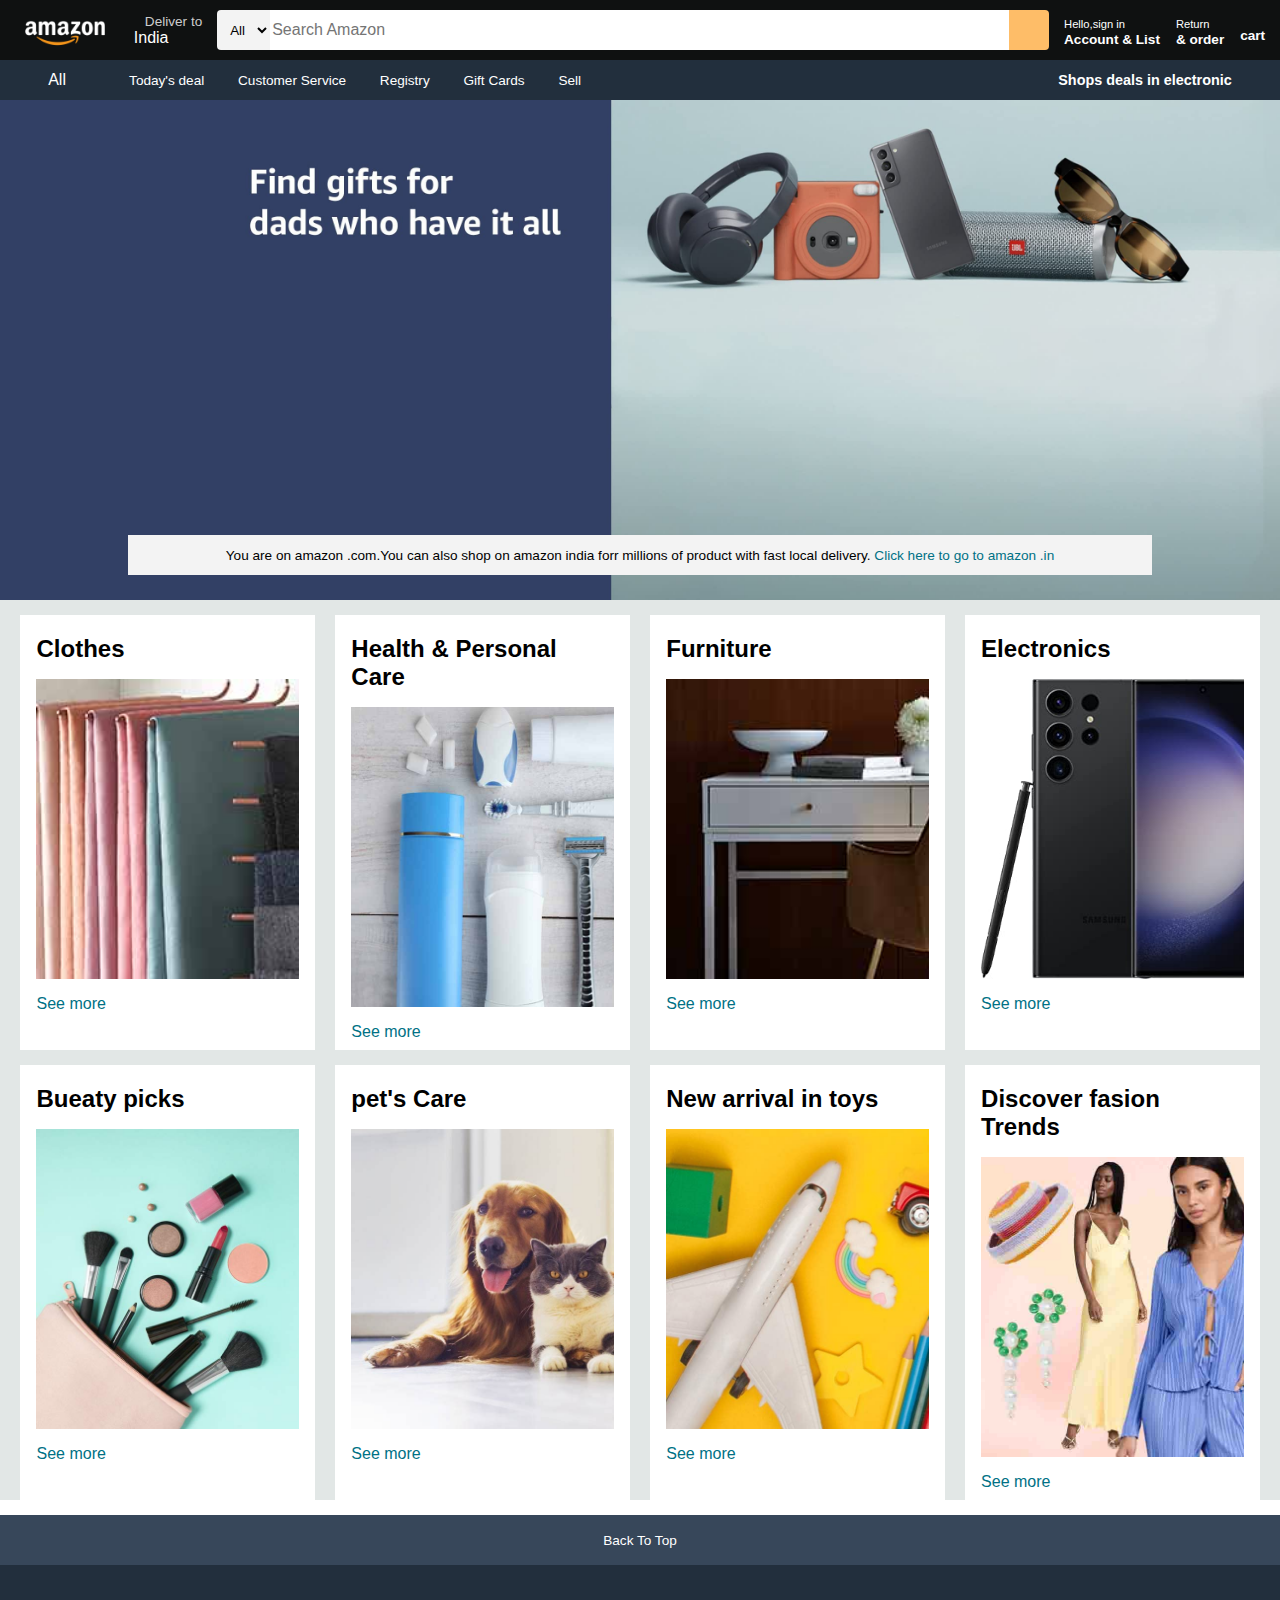
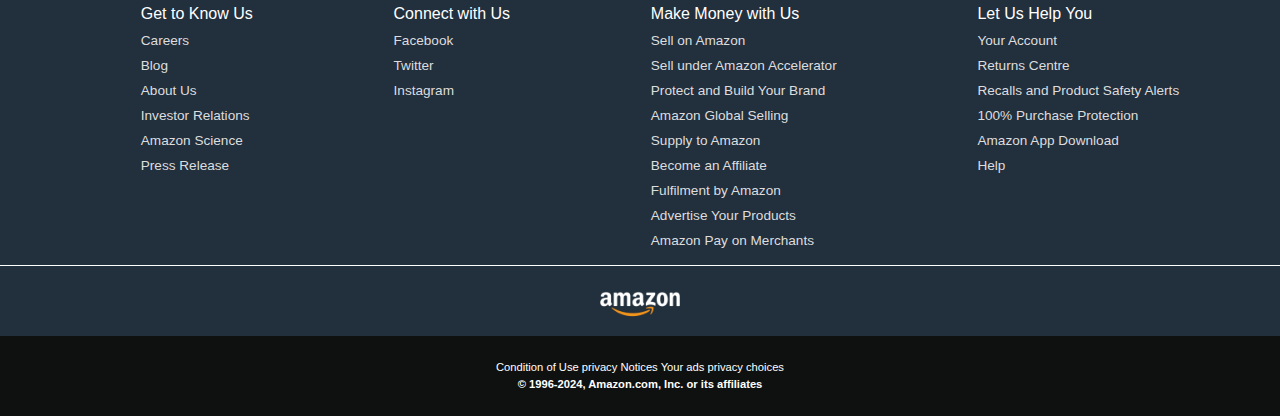
<file: amazon website/index.html>
<!DOCTYPE html>
<html lang="en">
  <head>
    <meta charset="UTF-8" />
    <meta name="viewport" content="width=device-width, initial-scale=1.0" />
    <title>Document</title>
  </head>
  <link
    rel="stylesheet"
    href="https://cdnjs.cloudflare.com/ajax/libs/font-awesome/6.6.0/css/all.min.css"
    integrity="sha512-Kc323vGBEqzTmouAECnVceyQqyqdsSiqLQISBL29aUW4U/M7pSPA/gEUZQqv1cwx4OnYxTxve5UMg5GT6L4JJg=="
    crossorigin="anonymous"
    referrerpolicy="no-referrer"
  />

  <link rel="stylesheet" href="style.css" />
  <body>

    <header>

      <div class="navbar">

        <div class="nav-logo border">
          <div class="logo"></div>
        </div>

        <div class="nav-address border">

          <p class="add-first">Deliver to</p>
          <div class="add-icon">
            <i class="fa-solid fa-location-dot"></i>
            <p class="add-second">India</p> 
          </div>
        </div>

        <div class="nav-search">
         <select class="Search-select">
          <option>All</option>
          <input class="search-input" placeholder="Search Amazon" >
          <div class="search-icon"><i class="fa-solid fa-magnifying-glass"></i></div>
         </select>
        </div>

        <div class="nav-signin border">
          <p><span>Hello,sign in</span></p>
          <p class="nav-second">Account & List</p>
        </div>

        <div class="nav-return border">
          <p><span>Return </span></p>
          <p class="nav-second">& order</p>
        </div>

        <div class="nav-cart border">
          <i class="fa-solid fa-cart-shopping"></i>
          cart
        </div>
      </div>

      <div class="panel">
        <div class="panel-all">
          <i class="fa-solid fa-bars"></i>
          All
        </div>
        <div class="panel-opt">
          <p>Today's deal</p>
          <p>Customer Service</p>
          <p>Registry</p>
          <p>Gift Cards</p>
          <p>Sell</p>
        </div>
        <div class="panel-deals">
          <p>Shops deals in electronic</p>
        </div>
      </div>

    </header>

    <div class="hero-section">
      <div class="hero-message">
        <p>You are on amazon .com.You can also shop on amazon india forr millions of product with fast local delivery. <a>Click here to go to amazon .in </a></p>
      </div>
    </div>

    <div class="shop-section">
      <div class="box1 box">
       <div class="box-content">
        <h2>Clothes</h2>
        <div class="box-img" style="background-image: url('box1_image.jpg');"></div>
        <p>See more</p>
       </div>
      </div>

      <div class="box2 box">
        <div class="box-content">
          <h2>Health & Personal Care</h2>
          <div class="box-img" style="background-image: url('box2_image.jpg');"></div>
          <p>See more</p>
         </div>
      </div>

      <div class="box3 box">
        <div class="box-content">
          <h2>Furniture</h2>
          <div class="box-img" style="background-image: url('box3_image.jpg');"></div>
          <p>See more</p>
         </div>
      </div>

      <div class="box4 box">
        <div class="box-content">
          <h2>Electronics</h2>
          <div class="box-img" style="background-image: url('box4_image.jpg');"></div>
          <p>See more</p>
         </div>
      </div>
    </div>
    <!-- Other shop section-->
    <div class="shop-section">
      <div class="box1 box">
       <div class="box-content">
        <h2>Bueaty picks</h2>
        <div class="box-img" style="background-image: url('box5_image.jpg');"></div>
        <p>See more</p>
       </div>
      </div>

      <div class="box2 box">
        <div class="box-content">
          <h2>pet's Care</h2>
          <div class="box-img" style="background-image: url('box6_image.jpg');"></div>
          <p>See more</p>
         </div>
      </div>

      <div class="box3 box">
        <div class="box-content">
          <h2>New arrival in toys</h2>
          <div class="box-img" style="background-image: url('box7_image.jpg');"></div>
          <p>See more</p>
         </div>
      </div>
      
      <div class="box4 box">
        <div class="box-content">
          <h2>Discover fasion Trends</h2>
          <div class="box-img" style="background-image: url('box8_image.jpg');"></div>
          <p>See more</p>
         </div>
      </div>
    </div>

    <footer>
      <div class="foot-panel1"> Back To Top</div>

      <div class="foot-panel2">
        <ul>
          <p>Get to Know Us</p>
          <a>Careers</a>
          <a>Blog</a>
          <a>About Us</a>
          <a>Investor Relations</a>
          <a>Amazon Science</a>
          <a>Press Release</a>
        </ul>

        <ul>
          <p> Connect with Us</p>
          <a>Facebook</a>
          <a>Twitter</a>
          <a>Instagram</a>
        </ul>

        <ul>
          <p>Make Money with Us</p>
          <a>Sell on Amazon</a>
          <a> Sell under Amazon Accelerator</a>
          <a>Protect and Build Your Brand</a>
          <a> Amazon Global Selling</a>
          <a> Supply to Amazon</a>
          <a>Become an Affiliate</a>
          <a>Fulfilment by Amazon</a>
          <a>Advertise Your Products</a>
          <a>Amazon Pay on Merchants</a>
        </ul>

        <ul>
          <p>Let Us Help You</p>
          <a>Your Account</a>
          <a>Returns Centre</a>
          <a>Recalls and Product Safety Alerts</a>
          <a>100% Purchase Protection</a>
          <a>Amazon App Download</a>
          <a>Help</a>
        </ul>
      </div>

      <div class="foot-panel3">
        <div class="logo"></div>
      </div>

      <div class="foot-panel4">
        <div class="pages">
          <a>Condition of Use</a>
          <a>privacy Notices</a>
          <a>Your ads privacy choices</a>
        </div>
        <div class="copyright">
          © 1996-2024, Amazon.com, Inc. or its affiliates
        </div>
      </div>
    </footer>


  </body>
</html>
</file>
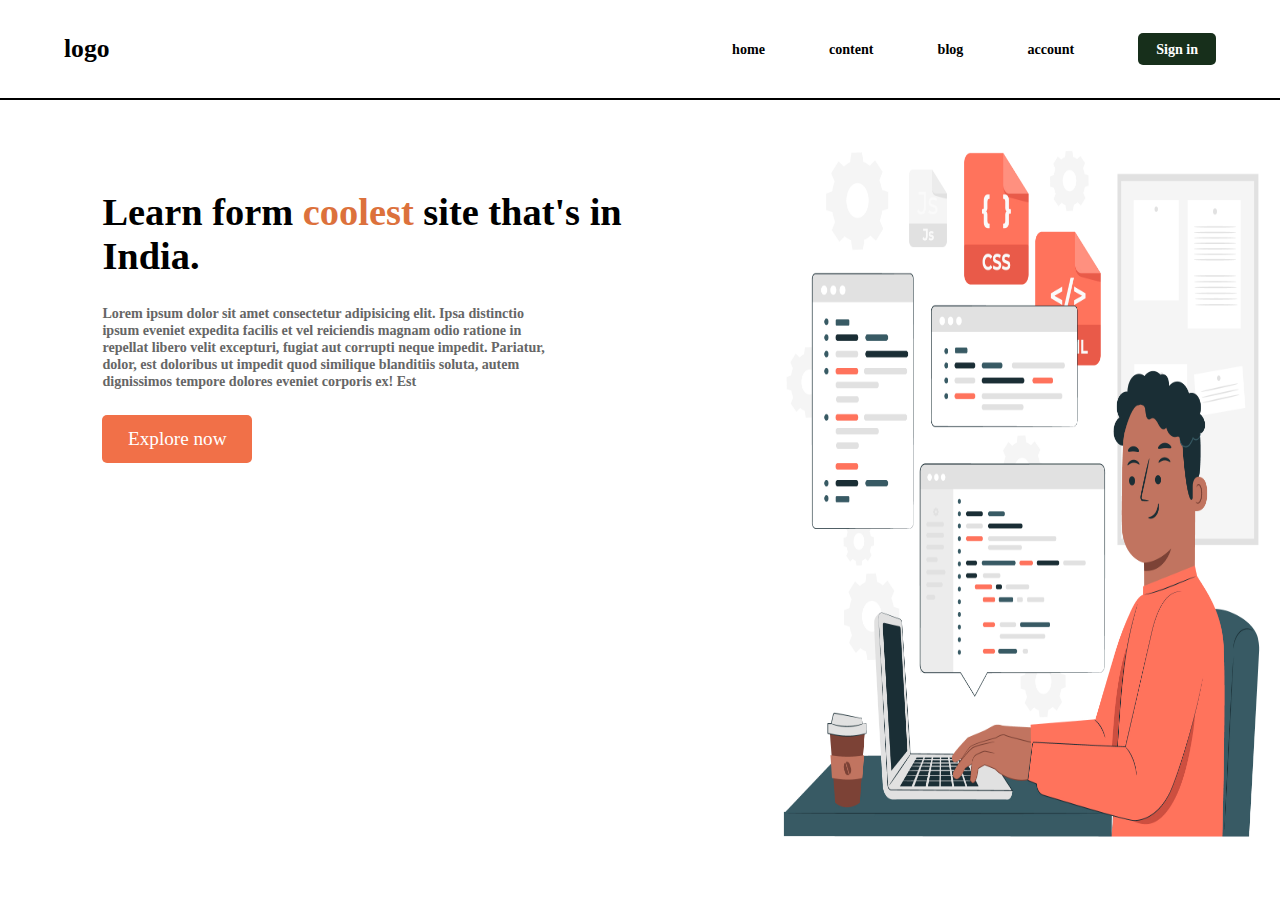
<file: frontpage/index.html>
<!DOCTYPE html>
<html lang="en">
<head>
    <meta charset="UTF-8">
    <meta name="viewport" content="width=device-width, initial-scale=1.0">
    <title>practice</title>
</head>
<link rel="stylesheet" href="style.css">
<link rel="stylesheet" href="https://cdnjs.cloudflare.com/ajax/libs/font-awesome/6.6.0/css/all.min.css" integrity="sha512-Kc323vGBEqzTmouAECnVceyQqyqdsSiqLQISBL29aUW4U/M7pSPA/gEUZQqv1cwx4OnYxTxve5UMg5GT6L4JJg==" crossorigin="anonymous" referrerpolicy="no-referrer" />
<body>
    <div class="main">
        
        <div class="nav">
            <div class="logo"><h2>logo</h2></div>
            <div class="nav-part2">
                <div class="home"><h4>home</h4></div>
                <div class="contact"><h4>content</h4></div>
                <div class="blog"><h4>blog</h4></div>
                <div class="account"><h4>account</h4></div>

                <button><div class="Sign in"><h4>Sign in</h4></div></button>
                
                <i class="fa-solid fa-bars"></i>
            </div>    
        </div>

        <div class="content">
            <div class="left">
                <h1>Learn form <span>coolest</span> site that's in India.</h1>
                <p>Lorem ipsum dolor sit amet consectetur adipisicing elit. Ipsa distinctio ipsum eveniet expedita facilis et vel reiciendis magnam odio ratione in repellat libero velit excepturi, fugiat aut corrupti neque impedit.
                Pariatur, dolor, est doloribus ut impedit quod similique blanditiis soluta, autem dignissimos tempore dolores eveniet corporis ex! Est </p>

                <button>Explore now</button>
            </div>
            <div class="right">
                <img src="./1.jpg" alt="logo">
            </div>
            </div>
    </div>
</body>
</html>
</file>
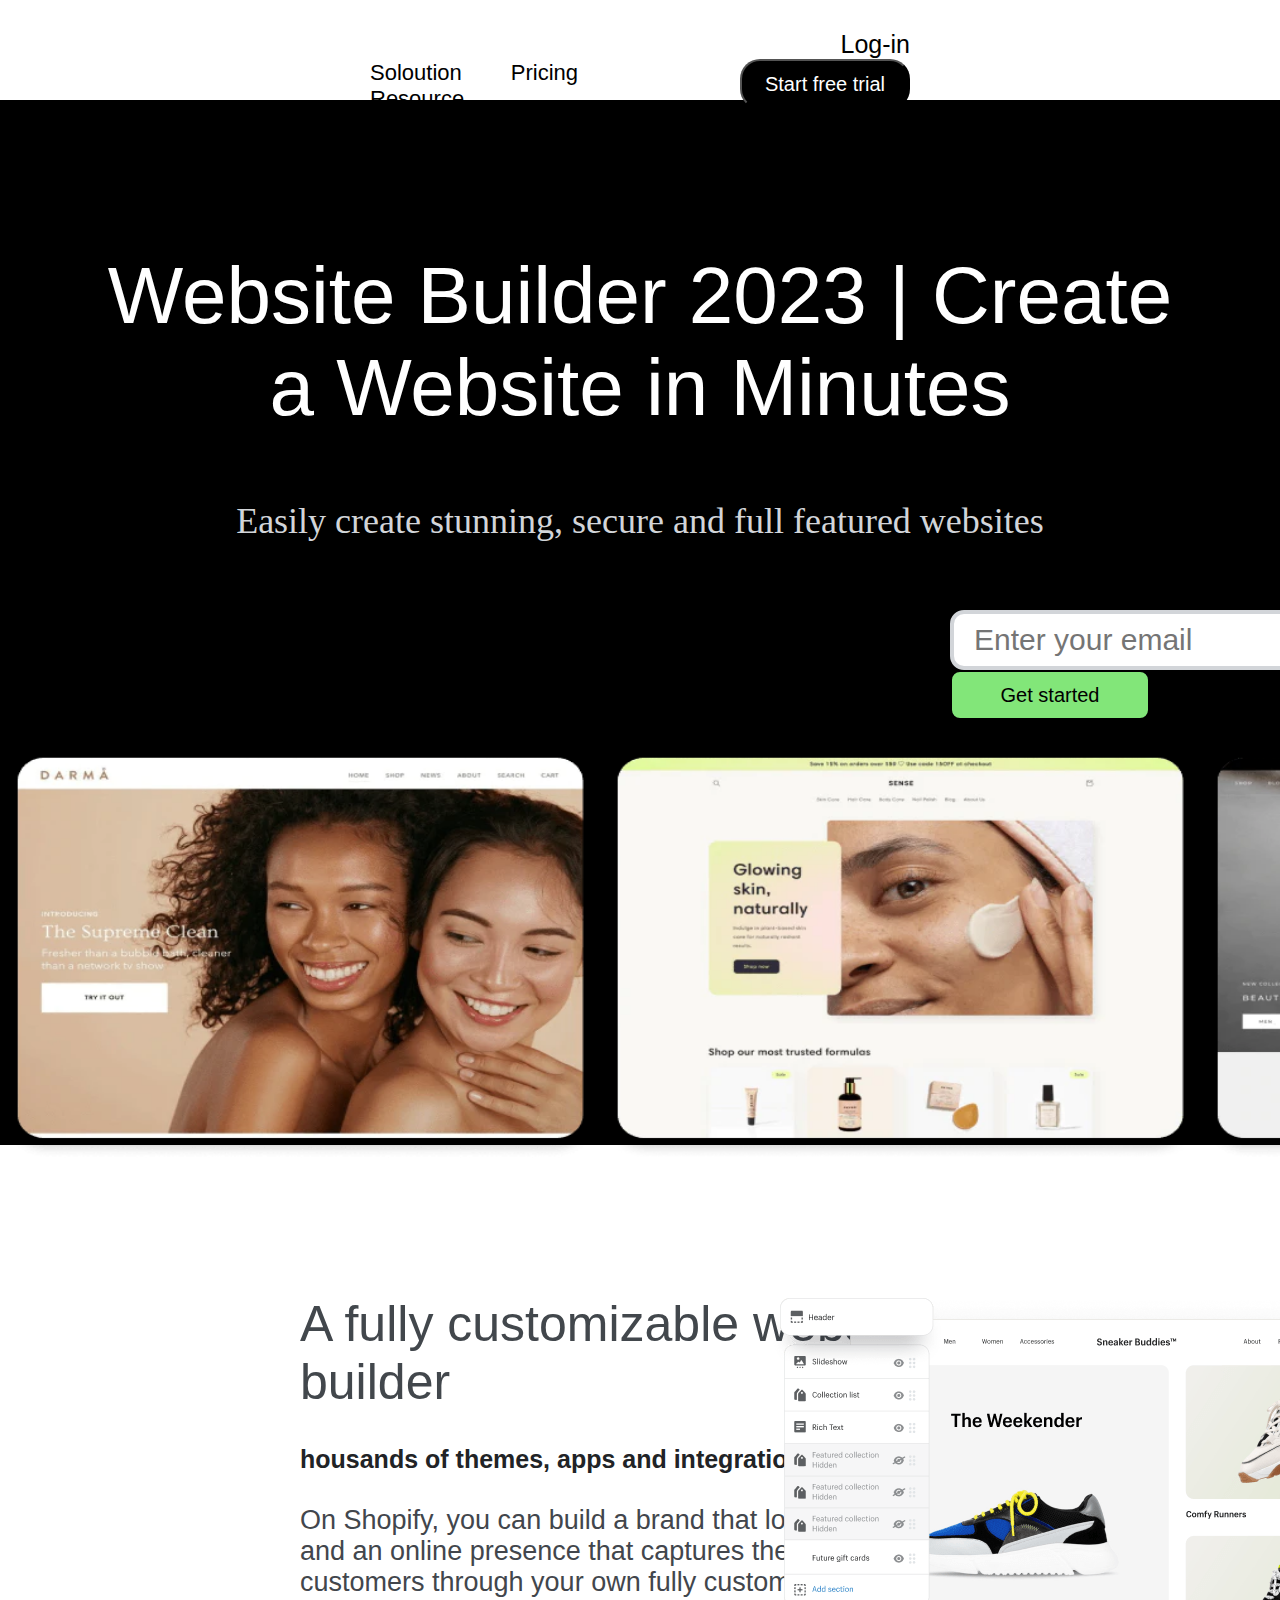
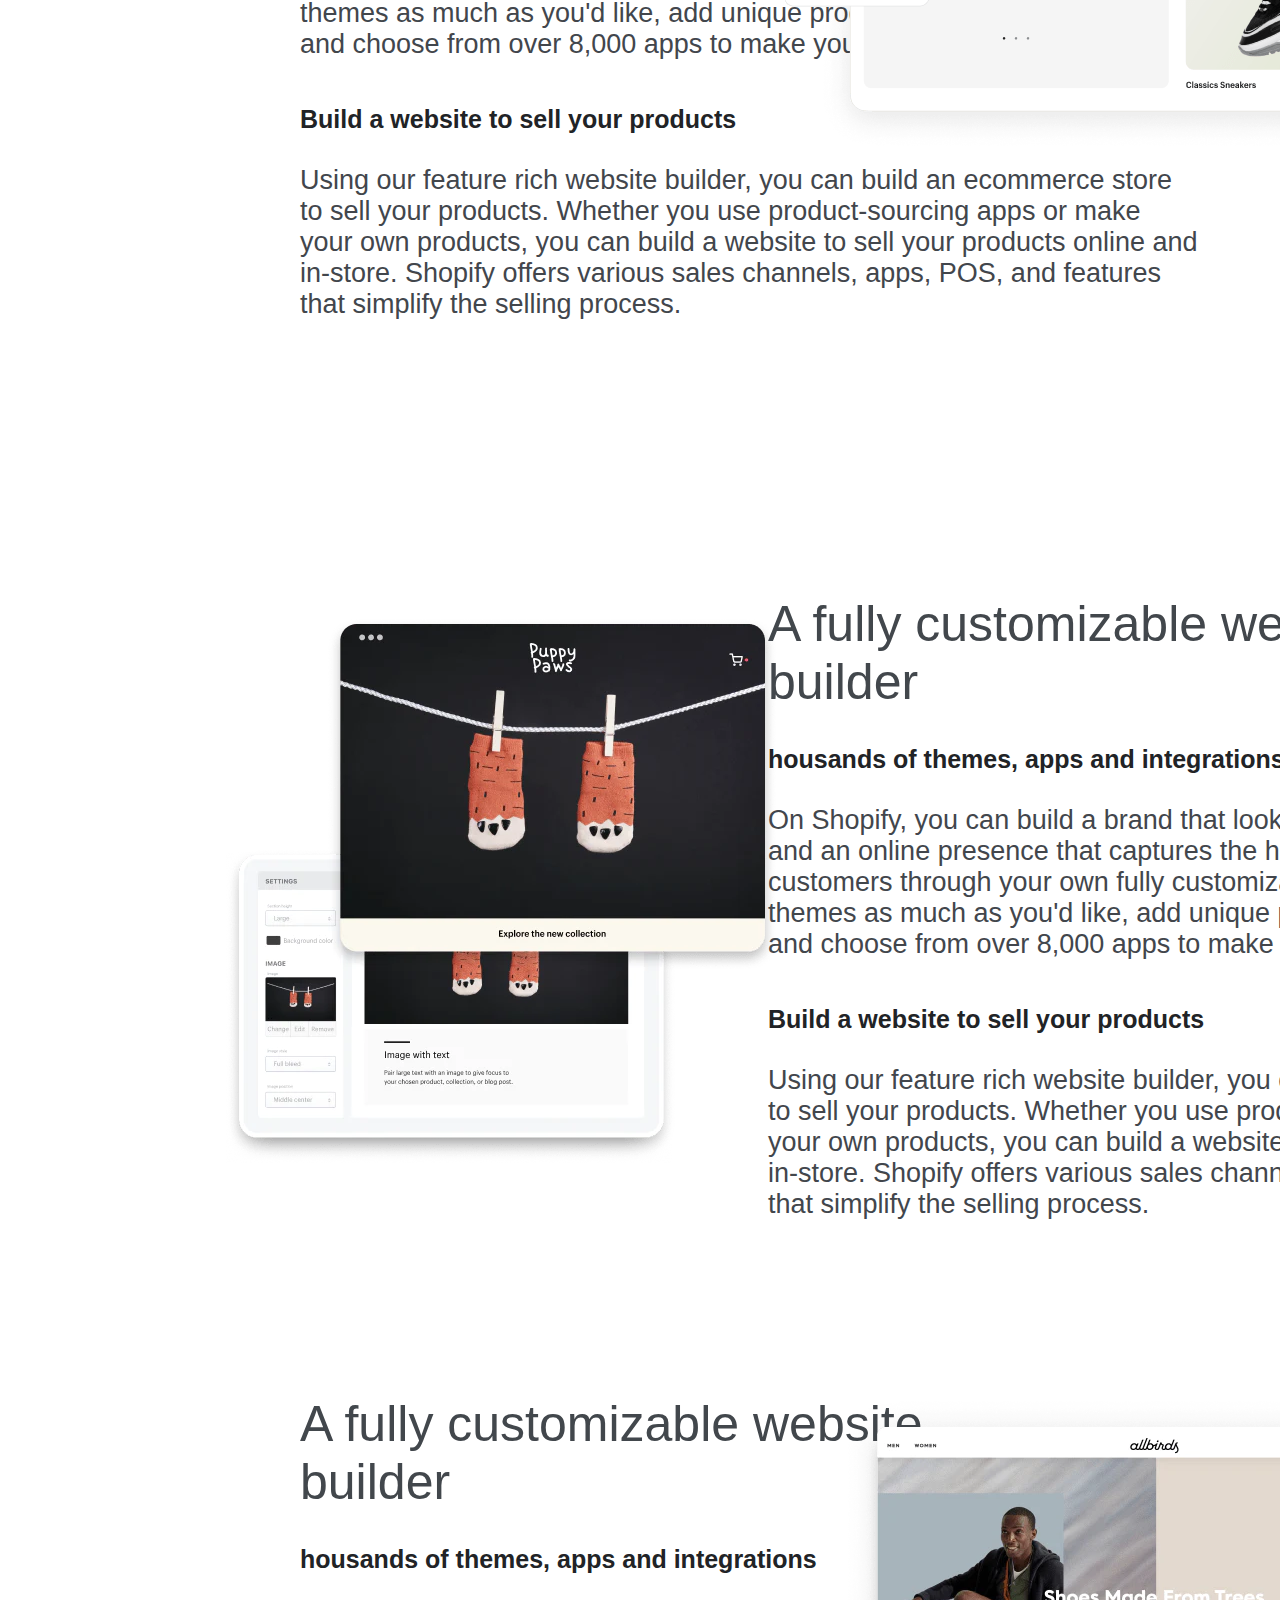
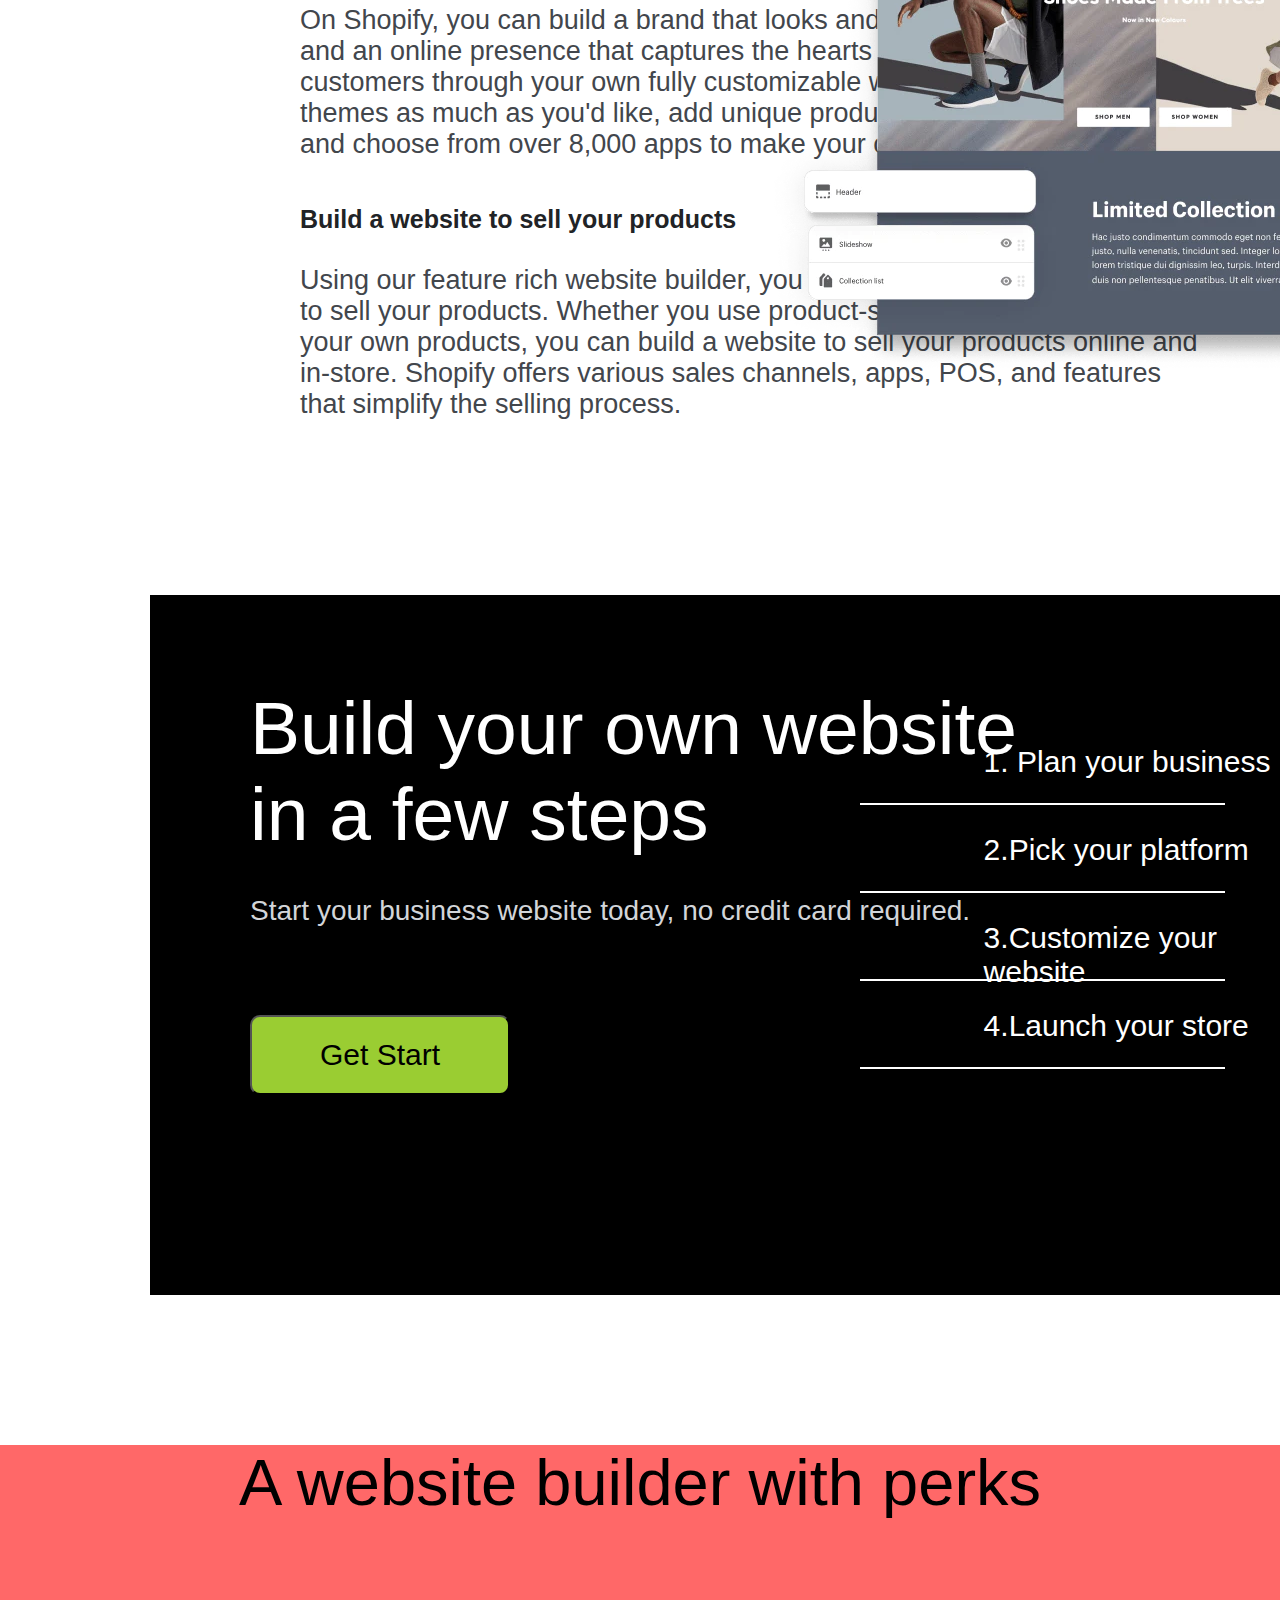
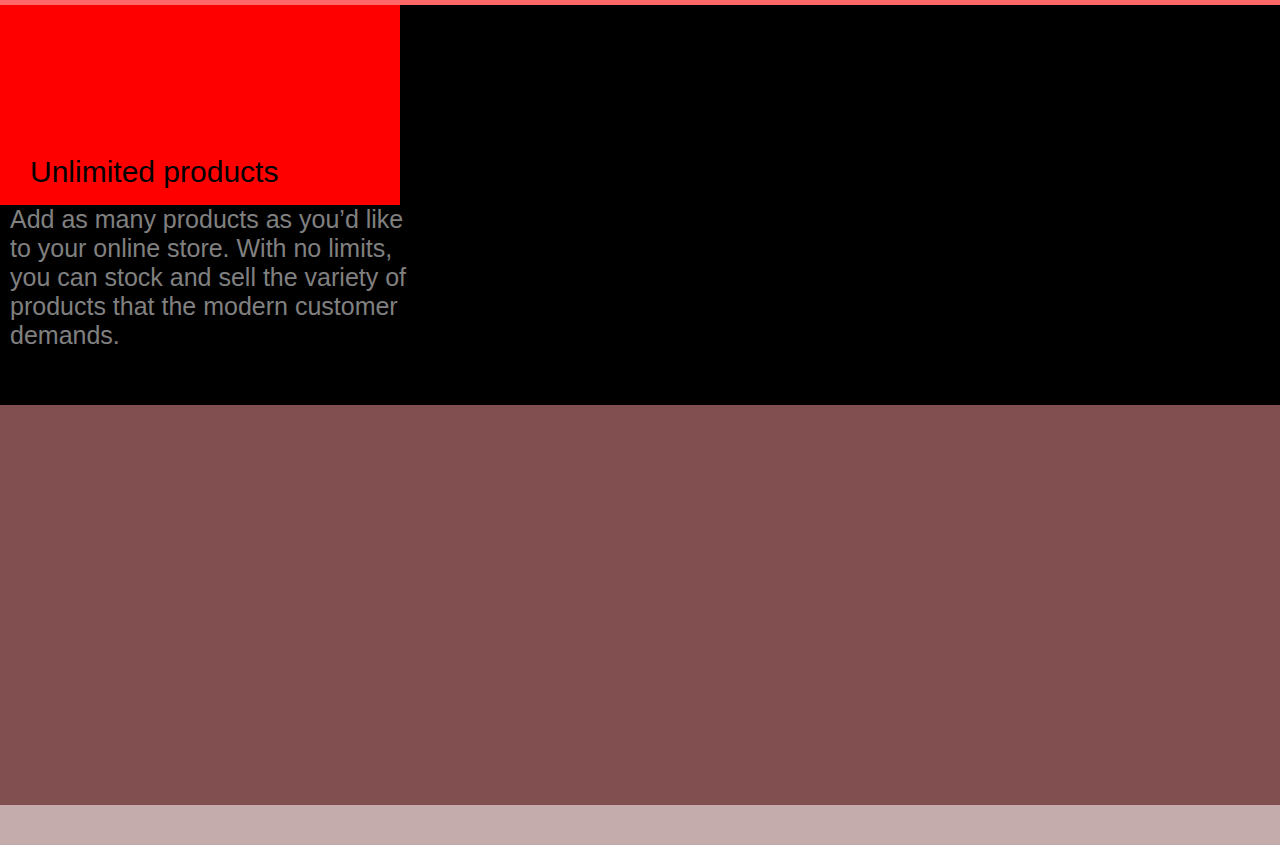
<file: spopify/shopify.html>
<!DOCTYPE html>
<html lang="en">
<head>
    <link rel="stylesheet" href="style.css">
    <meta charset="UTF-8">
    <meta name="viewport" content="width=device-width, initial-scale=1.0">
    <title>shopify</title>
</head>
<body>

    <div id="navbar">
        <div class="left">
            <img src="logo.png" height="120px" width="95%">

        </div> 

        <div class="mid">
            <a href="soloution">Soloution</a>
            <a href="pricing">Pricing</a>
            <a href="Resource">Resource</a>

        </div>

        <div class="right">
            <a href="Log in">Log-in</a>
            <button>Start free trial</button>

        </div>
    </div>

    <div id="heading">

        <div class="web">
            Website Builder 2023 | Create<br>
            a Website in Minutes
        </div>

        <div class="Easily">
            Easily create stunning, secure and full featured websites
        </div>

        <div class="email">

            <div class="emaile">
            <input type="email" name="e1" placeholder="Enter your email">
            <button>Get started</button>
            </div>
           
        </div>

        <div id="img">

            <div class="1">
                <img src="2 girl.webp" height="410" width="600px">
            </div>

            <div class="2">
                <img src="glow.webp"height="410" width="600px">
            </div>

            <div class="3">
                <img src="suitcase.webp"height="410" width="600px">
            </div>

            <div class="4">
                <img src="wooden.png"height="410" width="600px">
            </div>

        </div>

    </div>

    <div id="section"></div>

    <div id="content1">
        <div class="left1">
            <div class="A-fully">
                A fully customizable website builder
            </div>

            <div class="Thousands">
                <b>housands of themes, apps and integrations</b>
            </div>
            
            <div class="on">
                On Shopify, you can build a brand that looks and sounds just like you,<br>
                and an online presence that captures the hearts and attention of your<BR> customers
                through your own fully customizable website. Edit free design themes
                as much as you'd
                like, add unique products and copy, <br>
                and choose from over 8,000 apps to make your online store one-of-a<br>
            </div>

            <div class="Build">
                <b>Build a website to sell your products</b>
            </div>

            <div class="Using">
                Using our feature rich website builder, you can build an ecommerce 
                store to sell your products.
                 Whether you use product-sourcing apps or make your own products, 
                 you can build a 
                website to sell your products online and in-store. Shopify offers
                 various sales channels, apps,
                 POS, and features that simplify the selling process.
            </div>
        </div>

        <div class="right1">
           <img src="the weekend.png"> 
        </div>
    </div>



    <div id="content2">

        <div class="left2">
            <img src="pawes.webp">
        </div>

        <div class="right2">
            <div class="A-fully2">
                A fully customizable website builder
            </div>

            <div class="Thousands2">
                <b>housands of themes, apps and integrations</b>
            </div>
            
            <div class="on2">
                On Shopify, you can build a brand that looks and sounds just like you,<br>
                and an online presence that captures the hearts and attention of your<BR> customers
                through your own fully customizable website. Edit free design themes
                as much as you'd
                like, add unique products and copy, <br>
                and choose from over 8,000 apps to make your online store one-of-a<br>
            </div>

            <div class="Build2">
                <b>Build a website to sell your products</b>
            </div>

            <div class="Using2">
                Using our feature rich website builder, you can build an ecommerce 
                store to sell your products.
                 Whether you use product-sourcing apps or make your own products, 
                 you can build a 
                website to sell your products online and in-store. Shopify offers
                 various sales channels, apps,
                 POS, and features that simplify the selling process.
            </div>
        </div>

    </div>

    <div id="content3">
        <div class="left3">
            <div class="A-fully3">
                A fully customizable website builder
            </div>

            <div class="Thousands3">
                <b>housands of themes, apps and integrations</b>
            </div>
            
            <div class="on3">
                On Shopify, you can build a brand that looks and sounds just like you,<br>
                and an online presence that captures the hearts and attention of your<BR> customers
                through your own fully customizable website. Edit free design themes
                as much as you'd
                like, add unique products and copy, <br>
                and choose from over 8,000 apps to make your online store one-of-a<br>
            </div>

            <div class="Build3">
                <b>Build a website to sell your products</b>
            </div>

            <div class="Using3">
                Using our feature rich website builder, you can build an ecommerce 
                store to sell your products.
                 Whether you use product-sourcing apps or make your own products, 
                 you can build a 
                website to sell your products online and in-store. Shopify offers
                 various sales channels, apps,
                 POS, and features that simplify the selling process.
            </div>
        </div>

        <div class="right3">
           <img src="shoes.webp"> 
        </div>
    </div>

    <div id="section1">


        <div class="sectionmid">   

            <div class="contentmid">

            <div class="buildyour">
                Build your own website<br>
                in a few steps
            </div>

            <div class="startyour">
                Start your business website today, no credit card required.
            </div>
            
            <div class="getstart">
              <button>Get Start</button>
            </div>
        </div>

        <div class="contentmid2">

            <div class="plan">
                1. Plan your business
            </div>
            <hr color="white" size="2px" width="70%">

            <div class="pick">
                2.Pick your platform
            </div>
            <hr color="white" size="2px" width="70%">

            <div class="Customize">
                3.Customize your website
            </div>
            <hr color="white" size="2px" width="70%">

            <div class="Launch">
                4.Launch your store
            </div>

            <hr color="white" size="2px" width="70%">

        </div>

        </div>
    </div>

    <div id="empty"></div>

    <div id="Awebsite">

        <div class="aweb">
            A website builder with perks
        </div>

        <div class="main6">
            <div class="main3">
                
                <div class="block">

                    
                    <div class="Unlimited">
                        Unlimited products
                    </div>

                    <div class="Add">
                        Add as many products as you’d like to your online store. 
                        With no limits,
                        you can stock and sell the variety of products that the
                         modern customer demands.
                    </div>                  
                </div>


                <div class="block"></div>
                <div class="block"></div>
            </div>


            <div class="main3c">
                <div class="block1"></div>
                <div class="block1"></div>
                <div class="block1"></div>
            </div>
        </div>
       

    </div>


    
</body>
</html>
</file>
<file: amazon website/style.css>
*
{
    margin:0;
    font-family: Arial, Helvetica, sans-serif;
    border:border-box;
}
.navbar
{
    height: 60px;
    background-color: #0f1111;
    color: white;
    display:flex;
    align-items: center;
    justify-content: space-evenly; 
}
.nav-logo
{
    height: 50px;
    width: 100px;
    /* background-color:red; */
}
.logo
{
    background-image: url(amazon_logo.png);
    background-size: cover;
    height: 50px;
    width: 100%;
}
.border
{
    /* border: 1.5px solid red; */
    border: 1px solid transparent;
}
.border:hover 
{
    border: 1.5px solid white;
}
/** box 2 **/
.add-first
{
    color: #cccccc;
    font-size: 0.85rem;
    margin-left: 14px;
}
.add-second
{
    color:#ffffff;
    font-size: 1rem;
    margin-left: 3px;
}
.add-icon
{
    display: flex;
    align-items: center;
}
/** box 3 **/
.nav-search
{
    display: flex;
    justify-content: space-evenly;
    background-color: #802110;
    width:  65%;
    height: 40px;
    border-radius: 6px;
}
.Search-select
{
    background-color: #f3f3f3;
    border-top-left-radius: 4px;
    border-bottom-left-radius: 4px;
    width: 60px;
    text-align: center;
    border: none;
}
.search-input
{
    width: 100%;
    border: none;
    font-size: 1rem;
}
.nav-search:hover
{
    border: 2px solid orange;
}
.search-icon
{
    width:  45px;
    display: flex;
    justify-content: center;
    align-items: center;
    font-size: 1.2rem;
    background-color: #febd68;
    border-top-right-radius: 4px;
    border-bottom-right-radius: 4px;
    color: #0f1111;
}
/** box 4 **/
span
{
    font-size: 0.7rem;
}
.nav-second
{
    font-size: 0.85rem;
    font-weight: 700;
}
/** box 5 **/
.nav-cart i
{
    font-size: 30px;
}
.nav-cart
{
    font-size: 0.85rem;
    font-weight: 700;
}
/** panel **/
.panel
{
    height: 40px;
    background-color: #222f3d;
    display: flex;
    justify-content: center;
    align-items: center;
    justify-content: space-evenly;
    color: white;
}
.panel-opt p
{
    display: inline;
    margin: 15px;
}
.panel-opt
{
    width: 70%;
    font-size: 0.85rem;
}
.panel-deals
{
    font-size: 0.9rem;
    font-weight: 700;
}
/** Hero section**/
.hero-section
{
    height: 500px;
    /* width: 100%; */
    background-image: url("hero_image.jpg");
    background-size: cover;
    display: flex;
    justify-content: center;
    align-items: flex-end;
}
.hero-message
{
    background-color: #f3f3f3;
    color: black;
    height: 40px;
    width: 80%;
    display: flex;
    justify-content: center;
    align-items: center;
    margin: 25px;
    font-size: 0.85rem;
}
.hero-message a
{
    color: #007185;
}
/** shop section**/
.shop-section
{
    display: flex;  
    justify-content: space-evenly;
    background-color: #e2e7e6;
}
.box
{

    height: 400px;
    width: 23%;
    background-color: white;
    padding: 20px 0px 15px;
    margin-top: 15px ;
}
.box-img
{
    height: 300px;
    background-size: cover;
    margin-top: 1rem;
    margin-bottom: 1rem;
}
.box-content
{
    margin-left: 1rem;
    margin-right: 1rem;
}
.box-content p
{
    color: #007185;
}
/**Footer**/
footer
{
    margin-top: 15px;
}
 .foot-panel1
 {
    background-color: #37475a;
    color: white;
    height: 50px;
    display: flex;
    justify-content: center;
    align-items: center;
    font-size: 0.85rem;
 }
.foot-panel2
{
    background-color: #222f3d;
    color: white;
    height: 300px;
    display: flex;
    justify-content: space-evenly;
}
ul
{
    margin-top: 40px;
}
ul a
{
    display: block;
    font-size: 0.85rem;
    margin-top: 10px;
    color: #dddddd;
}
.foot-panel3
{
    background-color: #222f3d;
    color: white;
    border-top:0.5px solid white ;
    height: 70px;
    display: flex;
    justify-content: center;
    align-items: center;
}
.logo
{
   
    background-image: url(amazon_logo.png);
    background-size: cover;
    height: 50px;
    width: 100px;
    
}
.foot-panel4
{
    background-color: #0f1111;
    color: white;
    height: 80PX;
    font-size: 0.7rem;
    text-align: center;
}
.pages
{
    padding-top: 25px;
}
.copyright
{
    padding-top: 5px;
    font-weight: 900;
   
}
</file>
<file: frontpage/style.css>
*
{
    margin: 0;
    padding: 0;
    box-sizing: border-box;
    font-family: Georgia, 'Times New Roman', Times, serif;
}
html , body
{
    height: 100%;
    width: 100%;
}
.main
{
    height: 100%;
    width: 100%;
    position: relative;
}
.nav
{
    height: 100px;
    width: 100%;
    /* background-color: bisque; */
    border-bottom: 2px solid black;
    display: flex;
    align-items: center;
    justify-content: space-between;
    padding: 0 5vw;
}
.nav button
{
    font-size: 1vw;
    padding: 0.6vw 1.4vw;
    background-color: rgb(23, 47, 27);
    color: #fff;
    border: none;
    border-radius: 5px;
    font-weight: 500;
}
.nav-part2
{
    display: flex;
    align-items: center;
    /* background-color: aqua; */
    gap: 5vw;
}

.nav h2
{
    font-size: 2vw;
    font-weight: 700;
}
.nav h4
{
    font-size: 1.1vw;
}
.nav-part2 i
{   
    font-weight: 800;
    font-size: 1.3vw;
    display: none;
}
.content
{
    height:calc(100% - 100px);
    width: 100%;
    display: flex;
}
.left
{
    height: 100%;
    width: 60%;
    padding: 7vw 8vw;
}
.left h1
{
    font-size: 3vw;
    line-height: 3.5vw;
}
.left h1 span
{
    color: rgb(220, 113, 60);
}
.left p
{
    font-size: 1.1vw;
    font-weight: 600;
    color: #666;
    width: 80%;
    margin-top:2vw ;
    margin-bottom:2vw ;
}
.content button
{
    font-size: 1.5vw;
    padding: 1vw 2vw;
    background-color: rgb(241, 112, 72);
    color: #fff;
    border: none;
    border-radius: 5px;
    font-weight: 500;
}
.right
{
    height: 100%;
    width: 40%;
    /* background-color: rgb(82, 113, 216); */
}
.right img
{
    height: 100%;
    width: 100%;
    background-size: contain;
}

@media(max-width:600px)
{
    .nav
    {
        height: 70px;
        padding: 0 5vw;
    }
    .nav h2 {
        font-size: 6vw;
    }
    .nav h4 {
        font-size: 4vw;
        display: none;
    }
    .nav i 
    {
        display: block;
        font-size: 4vw;
        align-items: center;
    }
    .nav button{
        display: none;
    }
    .content
    {
        height: calc(100% - 70px);
        flex-direction: column;
    }
    .left
    {
        width: 100%;
        height: 50%;
        /* background-color: #666; */
    }
    .right
    {
        width: 100%;
        height: 50%;
    }
    .left h1{
        font-size: 10vw;
        line-height: 9vw;
    }
    .left p{
        width: 100%;
        font-size: 3vw;
        margin-top: 7vw;
        margin-bottom: 3vw;
    }
    .content button
    {   margin-top: 6vw;
        padding: 3vw 6vw;
        border-radius: 3px;
        font-weight: 700;
        font-size: 3vw;
    }


}
</file>
<file: spopify/style.css>
body
{
    padding: 0%;
    margin: 0%;
}

#navbar
{
    height: 100px;
    width: 100%;
    /* background-color: bisque; */
    display:flex;
}
.left
{
    /* background-color:#ffffff; */
    height: 90px;
    width: 22%;
    padding-left: 360px;
    box-sizing: border-box;
}
.mid
{
    /* background-color: rgb(153, 219, 219); */
    height: 90px;
    width: 25%;
    word-spacing: 45px;
    box-sizing: border-box;
    padding-top: 60px;
    padding-left: 10px;


}
.mid a
{
    font-size: 22px;
    font-family: Arial, Helvetica, sans-serif;
    color: #000000;
    text-decoration: none;
   
}
.right
{
    /* background-color: rgb(71, 228, 228); */
    height: 90px;
    width: 54%;
    text-align: right;
    padding-right:370px ;
    word-spacing: 40px;
    padding-top:30px ;
    box-sizing: border-box;
    
}
.right a

{
        font-size: 20px;
        font-family:Arial, Helvetica, sans-serif;
        color: #000000;
        font-size: 25px;
        text-decoration: none;
        
}
.right button
{
    height: 50px;
    width: 170px;
    background-color: #000000;
    color:#ffffff;
    border-radius: 20px;
    font-size: 20px;
}
#heading
{
    background-color: #000000;
    height: 1045px;
    width: 100%;
}
.web
{
    height: 400px;
    width: 100%;
    /* background-color: azure; */
    text-align: center;
    font-size: 80px;
    font-family: 'Lucida Sans', 'Lucida Sans Regular', 'Lucida Grande', 'Lucida Sans Unicode', Verdana, sans-serif;
    color: #ffffff;
    padding-top:150px ;
    box-sizing: border-box;
}
.Easily
{
    height: 100px;
    width: 100%;
    /* background-color:tan; */
    text-align: center;
    font-size: 36px;
    font-family: 'Times New Roman', Times, serif;
    color: #d2d5d9;
}
.email 
{
    height: 150px;
    width: 100%;
    /* background-color:#925353; */

}
.emaile
{
    height: 100px;
    width: 60%;
    /* background-color:#ffb6b6; */
    padding-left: 200px;
    margin-left: 750px;
    box-sizing: border-box;
    padding-top: 10px;

}
.emaile input
{
    height: 60px;
    width: 900px;
    background-color: white;
    border-radius: 14px;
    border:  solid 4px #d2d5d9; 
    font-size: 30px;
    padding-left: 20px;
    box-sizing: border-box;

}
.emaile button
{
    height: 50px;
    width: 200px;
    background-color: rgb(130, 230, 121);
    border-radius: 10px;
    border:  solid 2px;
    font-size: 20px;
}
#img
{
    height: 400px;
    width: 100%;
    /* background-color: rebeccapurple; */
    display: flex;
    justify-content: space-evenly;
}
#section
{
    height: 150px;
    width: 100%;
    /* background-color: bisque; */
}
#content1
{
    height: 900px;
    width: 100%;
    /* background-color: aqua; */
    display: flex;
    justify-content: space-between;
}
.right1
{
     height: 600px;
    width: 40%;
    /* background-color: rgb(160, 144, 255); */
}
.left1
{
     height: 600px;
    width: 40%;
    /* background-color: rgb(27, 16, 85); */
}
.A-fully
{
    height: 150px;
    width: 1000px;
    /* background-color: rgb(226, 86, 31); */
    font-size: 50px;
    font-family: Arial, Helvetica, sans-serif;
    color: #42474c;
    padding-left: 300px;
    box-sizing: border-box;
}
.Thousands
{
    height: 60px;
    width: 900px;
    /* background-color: rgb(223, 195, 185); */
    font-size: 25px;
    font-family: Arial, Helvetica, sans-serif;
    color: #212326;
    padding-left: 300px;
    box-sizing: border-box;
}
.on

{
    height: 200px;
    width: 1200px;
    /* background-color: rgb(189, 147, 132); */
    font-size: 27px;
    font-family: Arial, Helvetica, sans-serif,system-ui, 
    'Segoe UI','Open Sans', 'Helvetica Neue', sans-serif;
    color: #42464c;
    padding-left: 300px;
    box-sizing: border-box;
}
.Build
{
    height: 60px;
    width: 900px;
    /* background-color: rgb(223, 195, 185); */
    font-size: 25px;
    font-family: Arial, Helvetica, sans-serif;
    color: #212326;
    padding-left: 300px;
    box-sizing: border-box;
}
.Using

{
    height: 200px;
    width: 1200px;
    /* background-color: rgb(189, 147, 132); */
    font-size: 27px;
    font-family: Arial, Helvetica, sans-serif,system-ui, 
    'Segoe UI','Open Sans', 'Helvetica Neue', sans-serif;
    color: #42464c;
    padding-left: 300px;
    box-sizing: border-box;
}
#content2
{
    height: 800px;
    width: 100%;
    /* background-color: aqua; */
    display: flex;
    justify-content: space-between;
}
.right2
{
     height: 600px;
     width: 40%;
    /* background-color: rgb(160, 144, 255); */
}
.left2
{
     height: 600px;
    width: 40%;
    /* background-color: rgb(27, 16, 85); */
    padding-left: 160px;
    box-sizing: border-box;
}
.A-fully2
{
    height: 150px;
    width: 1000px;
    /* background-color: rgb(226, 86, 31); */
    font-size: 50px;
    font-family: Arial, Helvetica, sans-serif;
    color: #42474c;
    padding-right: 300px;
    box-sizing: border-box;
}
.Thousands2
{
    height: 60px;
    width: 900px;
    /* background-color: rgb(223, 195, 185); */
    font-size: 25px;
    font-family: Arial, Helvetica, sans-serif;
    color: #212326;
    padding-right: 300px;
    box-sizing: border-box;
}
.on2

{
    height: 200px;
    width: 1200px;
    /* background-color: rgb(189, 147, 132); */
    font-size: 27px;
    font-family: Arial, Helvetica, sans-serif,system-ui, 
    'Segoe UI','Open Sans', 'Helvetica Neue', sans-serif;
    color: #42464c;
    padding-right: 300px;
    box-sizing: border-box;
}
.Build2
{
    height: 60px;
    width: 900px;
    /* background-color: rgb(223, 195, 185); */
    font-size: 25px;
    font-family: Arial, Helvetica, sans-serif;
    color: #212326;
    padding-right: 300px;
    box-sizing: border-box;
}
.Using2

{
    height: 200px;
    width: 1200px;
    /* background-color: rgb(189, 147, 132); */
    font-size: 27px;
    font-family: Arial, Helvetica, sans-serif,system-ui, 
    'Segoe UI','Open Sans', 'Helvetica Neue', sans-serif;
    color: #42464c;
    padding-right: 300px;
    box-sizing: border-box;
}

#content3
{
    height: 800px;
    width: 100%;
    /* background-color: aqua; */
    display: flex;
    justify-content: space-between;
}
.right3
{
     height: 600px;
    width: 40%;
    /* background-color: rgb(160, 144, 255); */
}
.left3
{
     height: 600px;
    width: 40%;
    /* background-color: rgb(27, 16, 85); */
}
.A-fully3
{
    height: 150px;
    width: 1000px;
    /* background-color: rgb(226, 86, 31); */
    font-size: 50px;
    font-family: Arial, Helvetica, sans-serif;
    color: #42474c;
    padding-left: 300px;
    box-sizing: border-box;
}
.Thousands3
{
    height: 60px;
    width: 900px;
    /* background-color: rgb(223, 195, 185); */
    font-size: 25px;
    font-family: Arial, Helvetica, sans-serif;
    color: #212326;
    padding-left: 300px;
    box-sizing: border-box;
}
.on3

{
    height: 200px;
    width: 1200px;
    /* background-color: rgb(189, 147, 132); */
    font-size: 27px;
    font-family: Arial, Helvetica, sans-serif,system-ui, 
    'Segoe UI','Open Sans', 'Helvetica Neue', sans-serif;
    color: #42464c;
    padding-left: 300px;
    box-sizing: border-box;
}
.Build3
{
    height: 60px;
    width: 900px;
    /* background-color: rgb(223, 195, 185); */
    font-size: 25px;
    font-family: Arial, Helvetica, sans-serif;
    color: #212326;
    padding-left: 300px;
    box-sizing: border-box;
}
.Using3

{
    height: 200px;
    width: 1200px;
    /* background-color: rgb(189, 147, 132); */
    font-size: 27px;
    font-family: Arial, Helvetica, sans-serif,system-ui, 
    'Segoe UI','Open Sans', 'Helvetica Neue', sans-serif;
    color: #42464c;
    padding-left: 300px;
    box-sizing: border-box;
}
#section1
{
    height: 700px;
    width: 100%;
    /* background-color:#537363; */
    
    
}
.sectionmid
{
    height: 700px;
    width: 90%;
    background-color: #000000;
    margin-left:150px ;
    display: flex;
    justify-content: space-between;
    
}
.contentmid
{
    height: 600px;
    width: 45%;
    /* background-color: #a56a6a; */
   
}
.buildyour
{
    height: 300px;
    width: 1000px;
    /* background-color:#4effa6; */
    font-size: 75px;
    font-family: Arial, Helvetica, sans-serif;
    color: #ffffff;
    padding-left:100px;
    padding-top: 90px;
    box-sizing: border-box;
    
}
.startyour
{
    height: 120px;
    width: 900px;
    /* background-color:#daffec; */
    font-size: 28px;
    font-family: Arial, Helvetica, sans-serif;
    color:#d2d5d9;
    padding-left: 100px;  
    
}
.getstart
{
    height: 120px;
    width: 1000px;
    /* background-color:#505c56; */
    box-sizing: border-box;
    padding-left:100px;
    
        
}
.getstart button
{
    height: 80px;
    width: 260px;
    background-color: yellowgreen;
    border-radius: 10px;
    font-size:30px ;
    font-family: Arial, Helvetica, sans-serif;

}
.contentmid2
{
    
    height: 600px;
    width: 45%;
    /* background-color: #a56a6a; */
}
.plan
{
    height: 70px;
    width: 120;
    /* background-color: rgb(158, 97, 18); */
    margin-left: 200px;
    margin-top: 130px;
    font-size: 30px;
    font-family: Arial, Helvetica, sans-serif;
    color: #ffffff;
    padding-top: 20px;
    box-sizing: border-box;
}
.pick
{
    height: 70px;
    width: 120;
    /* background-color: rgb(117, 88, 51); */
    margin-left: 200px;
    font-size: 30px;
    font-family: Arial, Helvetica, sans-serif;
    color: #ffffff;
    padding-top: 20px;
    box-sizing: border-box;
}
.Customize
{
    height: 70px;
    width: 120;
    /* background-color: rgb(255, 173, 65); */
    margin-left: 200px;
    font-size: 30px;
    font-family: Arial, Helvetica, sans-serif;
    color: #ffffff;
    padding-top: 20px;
    box-sizing: border-box;
}
.Launch
{
    height: 70px;
    width: 120;
    /* background-color: rgb(29, 20, 9); */
    margin-left: 200px;  
    font-size: 30px;
    font-family: Arial, Helvetica, sans-serif;
    color: #ffffff;
    padding-top: 20px;
    box-sizing: border-box;
}
#empty
{
    height: 150px;
    width: 100%;
    /* background-color: yellow; */
}
#Awebsite
{
    height: 1000px;
    width: 100%;
    background-color:rgb(196, 172, 172);
}
.aweb
{
    height: 160px;
    width: 100%;
    background-color:rgb(255, 104, 104);
    font-size: 65px;
    color: #000000;
    text-align: center;
    font-family:'Trebuchet MS', 'Lucida Sans Unicode', 'Lucida Grande', 'Lucida Sans', Arial, sans-serif

}
.main6
{
    height: 800px;
    width: 100%;
    background-color: #42474c;
   
   
 
    
}
.main3
{
    height: 400px;
    width: 100%;
    background-color: #6fb4f8;
    display: flex;
    justify-content: space-evenly;
 
    
}
.main3c
{
    height: 400px;
    width: 100%;
    background-color: #bddaff;   
    display: flex;
    justify-content: space-evenly;
    
}
.block
{
    background-color: #000000;
    height: 400px;
    width: 600px;
}
.block1
{
    background-color: #814f4f;
    height: 400px;
    width: 600px;
}
.Unlimited
{    
    height: 200px;
    width: 400px;
    background-color:red;
    align-items: center;
    color:#000000;
    padding-top:150px;
    padding-left:30px;
    font-size: 30px;
    font-family: Arial, Helvetica, sans-serif;
    box-sizing: border-box;
   
}
.Add
{
    color:gray;
    padding-left: 10px;
    font-size: 25px;
    font-family: Arial, Helvetica, sans-serif;
    box-sizing: border-box;
    
}
</file>
